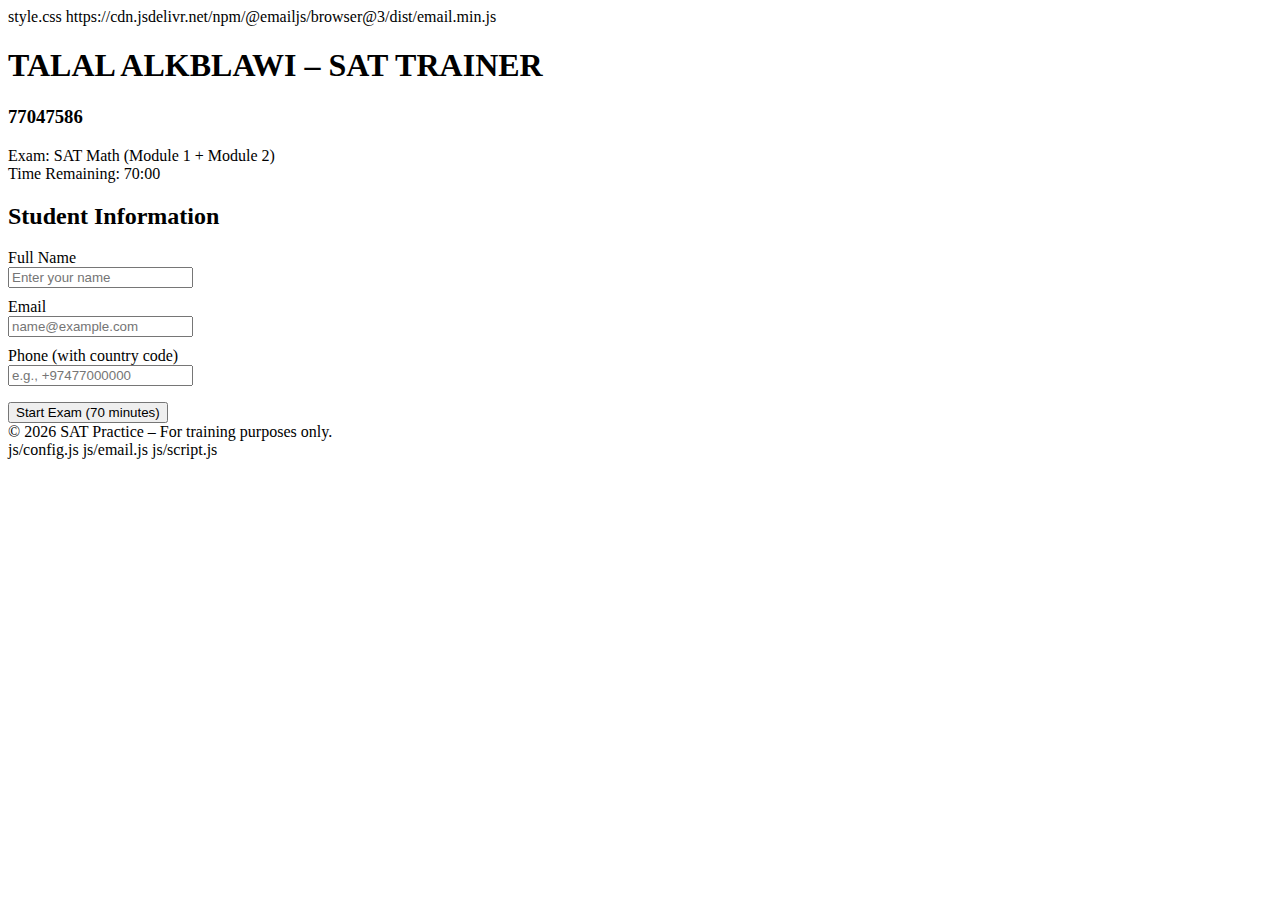
<file: index.html>
<!doctype html>
<html lang="en">
<head>
  <meta charset="utf-8">
  <meta name="viewport" content="width=device-width, initial-scale=1">
  <title>SAT Math – Practice Test</title>

  <!-- CSS -->
  style.css

  <!-- EmailJS -->
  https://cdn.jsdelivr.net/npm/@emailjs/browser@3/dist/email.min.js
</head>

<body>

  <header>
    <h1>TALAL ALKBLAWI – SAT TRAINER</h1>
    <h3>77047586</h3>
  </header>

  <div id="topbar">
    <div>Exam: SAT Math (Module 1 + Module 2)</div>
    <div>Time Remaining: <span id="timer">70:00</span></div>
  </div>

  <div id="app" class="container">

    <!-- START PAGE -->
    <section id="start">
      <h2>Student Information</h2>

      <div>
        <label class="small">Full Name</label><br>
        <input type="text" id="s_name" placeholder="Enter your name">
      </div>

      <div style="margin-top:10px;">
        <label class="small">Email</label><br>
        <input type="email" id="s_email" placeholder="name@example.com">
      </div>

      <div style="margin-top:10px;">
        <label class="small">Phone (with country code)</label><br>
        <input type="text" id="s_phone" placeholder="e.g., +97477000000">
      </div>

      <div style="margin-top:16px;">
        <button id="btnStart">Start Exam (70 minutes)</button>
      </div>
    </section>

    <!-- EXAM PAGE -->
    <section id="exam" style="display:none;">
      <div id="module"></div>
      <div id="nav"></div>
    </section>

    <footer>
      &copy; 2026 SAT Practice – For training purposes only.
    </footer>

  </div>

  <!-- JS Files -->
  js/config.js</script>
  js/email.js</script>
  js/script.js</script>

</body>
</html>
</file>
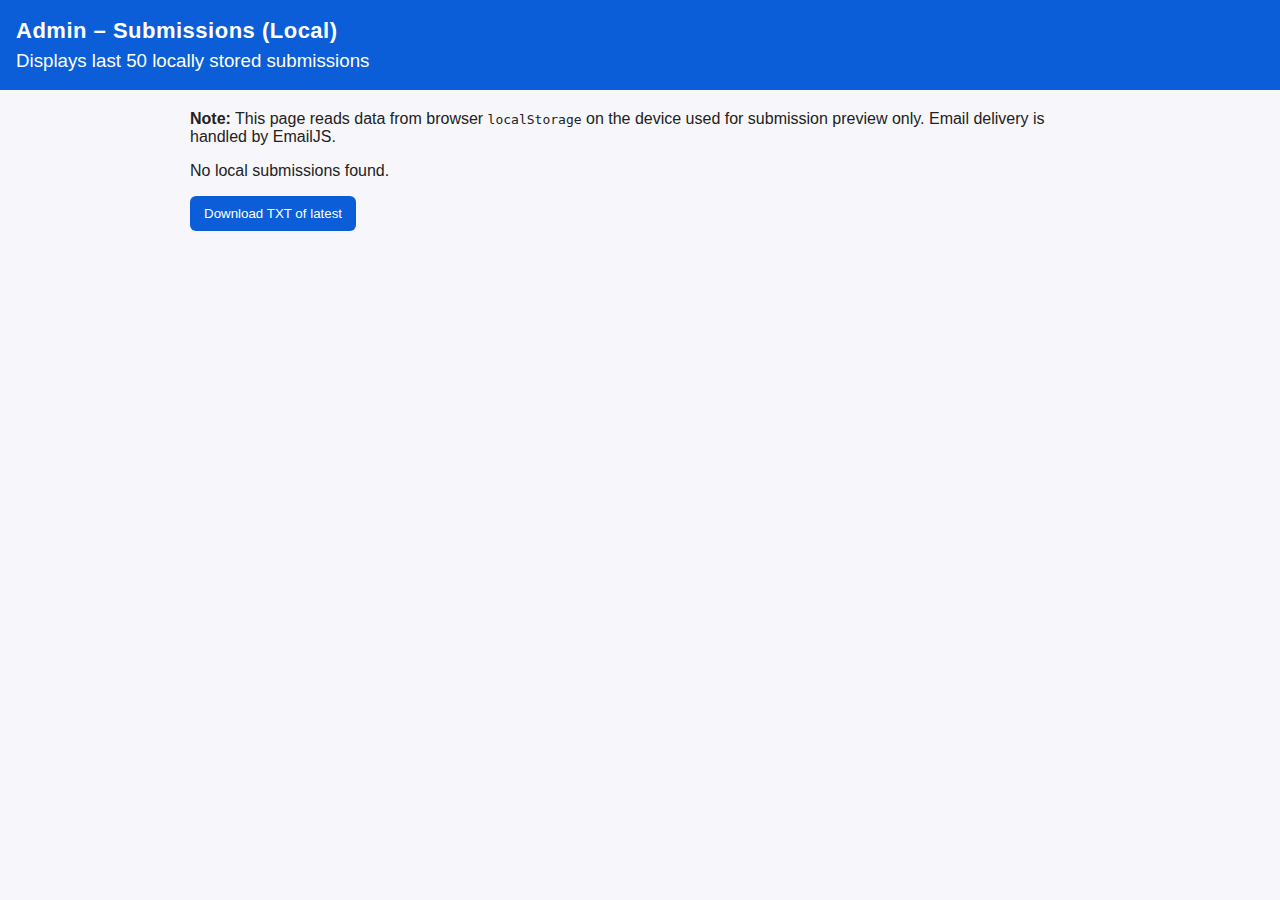
<file: admin.html>
<!doctype html>
<html lang="en">
<head>
  <meta charset="utf-8">
  <meta name="viewport" content="width=device-width, initial-scale=1">
  <title>Admin – Submissions</title>
  <link rel="stylesheet" href="style.css">
</head>
<body>
  <header>
    <h1>Admin – Submissions (Local)</h1>
    <h3>Displays last 50 locally stored submissions</h3>
  </header>
  <div class="container">
    <p><strong>Note:</strong> This page reads data from browser <code>localStorage</code> on the device used for submission preview only. Email delivery is handled by EmailJS.</p>
    <div id="list"></div>
    <button id="download">Download TXT of latest</button>
  </div>
  <script>
    function render(){
      const list = document.getElementById('list');
      const items = JSON.parse(localStorage.getItem('submissions')||'[]');
      if(items.length===0){ list.innerHTML='<p>No local submissions found.</p>'; return; }
      list.innerHTML = items.map((it,idx)=>{
        const p = it.payload;
        return `<div class="question"><div class="q-title">#${idx+1} – ${new Date(it.ts).toLocaleString()}</div>
        <div>Name: ${p.student.name} | Email: ${p.student.email} | Phone: ${p.student.phone}</div>
        <div>Score: ${p.correct}/${p.total} | Time Used: ${p.timeUsed} min</div></div>`
      }).join('');
    }
    document.getElementById('download').addEventListener('click',()=>{
      const items = JSON.parse(localStorage.getItem('submissions')||'[]');
      if(items.length===0) return;
      const latest = items[0].payload;
      const lines = [];
      lines.push(`Student: ${latest.student.name}`);
      lines.push(`Email: ${latest.student.email}`);
      lines.push(`Phone: ${latest.student.phone}`);
      lines.push(`Score: ${latest.correct}/${latest.total}`);
      lines.push(`Time Used: ${latest.timeUsed} min`);
      lines.push('');
      lines.push('Answers:');
      latest.answers.forEach(a=>lines.push(`${a.id}: ${a.answer}`));
      const blob = new Blob([lines.join('\n')], {type:'text/plain'});
      const a = document.createElement('a');
      a.href = URL.createObjectURL(blob);
      a.download = 'latest_submission.txt';
      a.click();
    });
    render();
  </script>
</body>
</html>
</file>
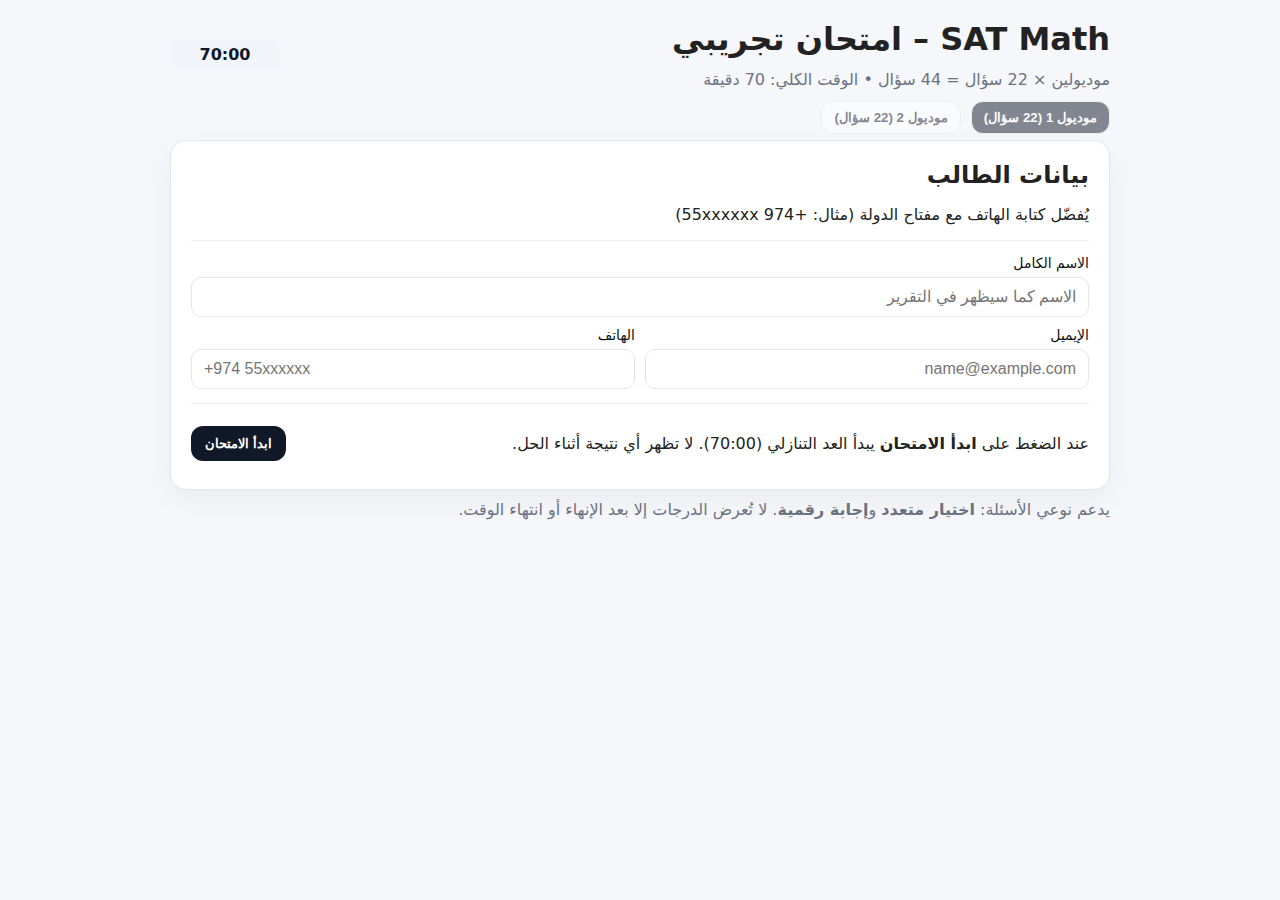
<file: index.html.html>
<!DOCTYPE html>
<html lang="ar" dir="rtl">
<head>
  <meta charset="UTF-8" />
  <meta name="viewport" content="width=device-width, initial-scale=1.0"/>
  <title>SAT Math – امتحان تجريبي (44 سؤال | 70 دقيقة)</title>
  <style>
    :root {
      --bg:#f6f7fb; --card:#fff; --muted:#6b7280; --border:#e5e7eb;
      --primary:#111827; --primary-weak:#e5e7eb;
      --acc:#3730a3; --acc-bg:#eef2ff;
      --good:#16a34a; --good-bg:#ecfdf5;
      --bad:#dc2626;  --bad-bg:#fef2f2;
    }
    * { box-sizing: border-box; }
    body { font-family: system-ui, "Segoe UI", Tahoma, Arial; background:var(--bg); margin:0; color:#222; }
    .container { max-width: 980px; margin: 0 auto; padding: 20px; }
    .card { background:var(--card); border:1px solid var(--border); border-radius:16px; box-shadow:0 10px 30px rgba(0,0,0,0.05); padding: 20px; }
    h1,h2,h3 { margin: 0 0 12px; }
    .muted { color: var(--muted); }
    .divider { height:1px; background:#eee; margin:14px 0; }
    .header { display:flex; gap: 16px; align-items:center; justify-content:space-between; margin-bottom: 12px; }
    .timer { font-weight:800; color:#0f172a; background:#f1f5f9; padding:6px 10px; border-radius:10px; min-width: 110px; text-align:center; }

    .form-grid { display:grid; gap:10px; grid-template-columns: 1fr 1fr; }
    .form-grid .full { grid-column: 1 / -1; }
    label { font-size: 14px; color:#111; display:block; margin-bottom:6px; }
    input[type="text"], input[type="email"], input[type="tel"] {
      width:100%; padding:10px 12px; border:1px solid var(--border); border-radius:10px; font-size:16px; background:#fff;
    }

    .modules { display:flex; gap:10px; flex-wrap: wrap; margin: 10px 0 6px; }
    .mod-btn { border:1px solid var(--border); background:#fff; color:#111827; padding:8px 12px; border-radius:12px; cursor:pointer; font-weight:600; }
    .mod-btn.active { background:#111827; color:#fff; }
    .mod-btn:disabled { opacity: .5; cursor:not-allowed; }

    .q-box { border:1px solid var(--border); border-radius:12px; padding:16px; background:#fafafa; }
    .q-head { display:flex; gap:10px; align-items:center; justify-content:space-between; }
    .q-type { background:#e0f2fe; color:#075985; padding:4px 10px; border-radius:999px; font-size:12px; }
    .q-text { font-size:18px; margin-top:8px; }
    .choices { display:grid; gap:10px; margin-top:12px; }
    .choice { display:flex; align-items:center; gap:8px; padding:10px 12px; border:1px solid var(--border); border-radius:12px; cursor:pointer; background:#fff; transition: .2s; }
    .choice:hover { border-color:#c7d2fe; background:#f8fafc; }
    .choice input { transform: scale(1.2); }

    .num-input { margin-top:12px; display:flex; gap:10px; align-items:center; flex-wrap:wrap; }
    .num-input input {
      width: 260px; padding:10px 12px; border:1px solid var(--border); border-radius:10px; font-size:16px;
    }
    .note { font-size:12px; color:var(--muted); }

    .controls { display:flex; gap:10px; justify-content:space-between; align-items:center; margin-top:16px; flex-wrap: wrap; }
    button { border:none; border-radius:12px; padding:10px 14px; cursor:pointer; font-weight:700; }
    .btn { background:var(--primary); color:#fff; }
    .btn.secondary { background:var(--primary-weak); color:var(--primary); }
    .btn:disabled { opacity:.5; cursor:not-allowed; }
    .progress { font-size:14px; color:#374151; }

    .result { margin-top:18px; border-top:1px dashed var(--border); padding-top:16px; }
    .tag { display:inline-block; padding:4px 8px; border-radius:999px; background:var(--acc-bg); color:var(--acc); font-size:12px; margin-left:6px; }

    .correct { border-color: var(--good) !important; background: var(--good-bg) !important; }
    .wrong   { border-color: var(--bad) !important;  background: var(--bad-bg) !important; }
    .legend { display:flex; gap:10px; font-weight:700; }
    .good { color: var(--good); } .bad { color: var(--bad); }

    .start .hint { color:var(--muted); }

    .flex-between { display:flex; align-items:center; justify-content:space-between; gap:10px; }
  </style>
</head>
<body>
  <div class="container">
    <div class="header">
      <div>
        <h1>SAT Math – امتحان تجريبي</h1>
        <div class="muted">موديولين × 22 سؤال = 44 سؤال • الوقت الكلي: 70 دقيقة</div>
      </div>
      <div class="timer" id="timer">70:00</div>
    </div>

    <div class="modules" id="modulesBar"></div>

    <div id="examCard" class="card">
      <!-- شاشة البدء: نموذج بيانات الطالب -->
      <div id="startScreen">
        <h2>بيانات الطالب</h2>
        <p class="hint">يُفضّل كتابة الهاتف مع مفتاح الدولة (مثال: +974 55xxxxxx)</p>
        <div class="divider"></div>
        <div class="form-grid">
          <div class="full">
            <label for="studentName">الاسم الكامل</label>
            <input id="studentName" type="text" placeholder="الاسم كما سيظهر في التقرير" />
          </div>
          <div>
            <label for="studentEmail">الإيميل</label>
            <input id="studentEmail" type="email" placeholder="name@example.com" />
          </div>
          <div>
            <label for="studentPhone">الهاتف</label>
            <input id="studentPhone" type="tel" placeholder="+974 55xxxxxx" />
          </div>
        </div>
        <div class="divider"></div>
        <div class="flex-between">
          <p class="hint">عند الضغط على <b>ابدأ الامتحان</b> يبدأ العد التنازلي (70:00). لا تظهر أي نتيجة أثناء الحل.</p>
          <button id="startBtn" class="btn">ابدأ الامتحان</button>
        </div>
      </div>

      <!-- محتوى الامتحان -->
      <div id="examContent" style="display:none;">
        <div id="questionBox" class="q-box"></div>

        <div class="controls">
          <div>
            <button id="prevBtn" class="btn secondary">السابق</button>
            <button id="nextBtn" class="btn secondary">التالي</button>
          </div>
          <div class="progress" id="progressText">موديول 1 • السؤال 1 من 22 (إجمالي 1 من 44)</div>
          <button id="submitBtn" class="btn">إنهاء الامتحان</button>
        </div>

        <div id="result" class="result" style="display:none;"></div>
      </div>
    </div>

    <p class="muted" style="margin-top:10px;">
      يدعم نوعي الأسئلة: <b>اختيار متعدد</b> و<b>إجابة رقمية</b>. لا تُعرض الدرجات إلا بعد الإنهاء أو انتهاء الوقت.
    </p>
  </div>

  <script>
    // =========================
    // 0) إعدادات عامة
    // =========================
    const EXAM_MINUTES = 70; // الوقت الكلي للموديولين
    const TOTAL_SECONDS = EXAM_MINUTES * 60;

    // =========================
    // أدوات مساعدة
    // =========================
    function fmtTime(seconds) {
      const m = Math.floor(seconds / 60);
      const s = seconds % 60;
      return `${String(m).padStart(2,'0')}:${String(s).padStart(2,'0')}`;
    }
    function parseNumber(value) {
      if (value === null || value === undefined) return null;
      const v = String(value).replace(/,/g, ".").trim();
      if (v === "") return null;
      const n = Number(v);
      return Number.isFinite(n) ? n : null;
    }
    function approximatelyEqual(a, b, tol = 0) { return Math.abs(a - b) <= tol; }
    function escapeCSV(val) {
      const s = String(val ?? "");
      if (/[",\n]/.test(s)) return '"' + s.replace(/"/g, '""') + '"';
      return s;
    }
    function nowISO() { return new Date().toISOString(); }

    // =========================
    // 1) بنك الأسئلة (44 سؤال: 22 لكل موديول)
    // التوزيع لكل موديول: 8 جبر، 6 دوال، 4 هندسة، 4 إحصاء
    // =========================
    const module1Questions = [
      // جبر (8)
      { domain:"جبر", type:"numeric", text:"حل المعادلة 3x + 5 = 20. أوجد قيمة x.", correctValue:5, numericOptions:{tolerance:0,decimals:null} },
      { domain:"جبر", type:"numeric", text:"حل المعادلة 2x − 7 = 9. أوجد x.", correctValue:8, numericOptions:{tolerance:0,decimals:null} },
      { domain:"جبر", type:"numeric", text:"حل المعادلة x/3 + 4 = 9. أوجد x.", correctValue:15, numericOptions:{tolerance:0,decimals:null} },
      { domain:"جبر", type:"mcq", text:"بسّط 2(x + 3) − x.", choices:["x + 6","x + 3","3x + 6","x − 6"], answerIndex:0 },
      { domain:"جبر", type:"numeric", text:"أوجد الجذر الموجب للمعادلة x² − 9 = 0.", correctValue:3, numericOptions:{tolerance:0,decimals:null} },
      { domain:"جبر", type:"numeric", text:"إذا كان 4 أقلام تكلف 6 ريالات، فما ثمن القلم الواحد؟", correctValue:1.5, numericOptions:{tolerance:0,decimals:2} },
      { domain:"جبر", type:"mcq", text:"حل النظام: x + y = 7، و x − y = 1. ما الزوج المرتّب (x, y)؟", choices:["(3,4)","(4,3)","(2,5)","(5,2)"], answerIndex:1 },
      { domain:"جبر", type:"numeric", text:"زادت قيمة 80 بنسبة 25٪. ما القيمة الجديدة؟", correctValue:100, numericOptions:{tolerance:0,decimals:null} },

      // دوال (6)
      { domain:"دوال", type:"numeric", text:"إذا كانت f(x)=2x+1، فأوجد f(4).", correctValue:9, numericOptions:{tolerance:0,decimals:null} },
      { domain:"دوال", type:"mcq", text:"ما ميل المستقيم y = −3x + 5؟", choices:["−3","3","5","−5"], answerIndex:0 },
      { domain:"دوال", type:"numeric", text:"إذا كانت g(x)=x² − 4x، فأوجد g(6).", correctValue:12, numericOptions:{tolerance:0,decimals:null} },
      { domain:"دوال", type:"mcq", text:"أصفار الدالة f(x)=(x − 2)(x + 5) هي:", choices:["{−2, 5}","{2, −5}","{2, 5}","{−2, −5}"], answerIndex:1 },
      { domain:"دوال", type:"numeric", text:"للدالة f(x)=3x − 2، جد x عندما f(x)=10.", correctValue:4, numericOptions:{tolerance:0,decimals:null} },
      { domain:"دوال", type:"mcq", text:"إذا كانت h(x)=x²، فما قيمة h(−3)؟", choices:["9","−9","6","0"], answerIndex:0 },

      // هندسة (4)
      { domain:"هندسة", type:"numeric", text:"مستطيل طوله 8 وعرضه 5. ما مساحته؟", correctValue:40, numericOptions:{tolerance:0,decimals:null} },
      { domain:"هندسة", type:"numeric", text:"دائرة نصف قطرها 7. احسب المحيط (بالقيمة التقريبية).", correctValue:43.98, numericOptions:{tolerance:0.2,decimals:2} },
      { domain:"هندسة", type:"mcq", text:"مجموع قياسات الزوايا الداخلية لأي مثلث يساوي:", choices:["90°","180°","270°","360°"], answerIndex:1 },
      { domain:"هندسة", type:"numeric", text:"مثلث قائم ساقاه 6 و8. ما طول الوتر؟", correctValue:10, numericOptions:{tolerance:0,decimals:null} },

      // إحصاء (4)
      { domain:"إحصاء", type:"numeric", text:"أوجد المتوسط للأعداد: 6، 8، 10، 6.", correctValue:7.5, numericOptions:{tolerance:0,decimals:1} },
      { domain:"إحصاء", type:"mcq", text:"ما الوسيط للقيم: 3، 9، 1، 7؟", choices:["3","5","6","7"], answerIndex:1 },
      { domain:"إحصاء", type:"numeric", text:"ما المنوال للقيم: 4، 2، 4، 5، 2، 4؟", correctValue:4, numericOptions:{tolerance:0,decimals:null} },
      { domain:"إحصاء", type:"mcq", text:"ما احتمال الحصول على عدد زوجي عند رمي نرد منتظم مرة واحدة؟", choices:["1/6","1/3","1/2","2/3"], answerIndex:2 },
    ];

    const module2Questions = [
      // جبر (8)
      { domain:"جبر", type:"numeric", text:"حل 5(x − 2) = 15. جد x.", correctValue:5, numericOptions:{tolerance:0,decimals:null} },
      { domain:"جبر", type:"mcq", text:"أكبر جذر للمعادلة x² − 5x − 14 = 0 هو:", choices:["−2","7","5","14"], answerIndex:1 },
      { domain:"جبر", type:"numeric", text:"حل |x − 3| = 5. أعطِ الحل الأكبر.", correctValue:8, numericOptions:{tolerance:0,decimals:null} },
      { domain:"جبر", type:"mcq", text:"بسّط: x² · x³ =", choices:["x⁵","x⁶","x³","2x⁵"], answerIndex:0 },
      { domain:"جبر", type:"numeric", text:"إذا كان 4 ÷ x = 0.5، فأوجد x.", correctValue:8, numericOptions:{tolerance:0,decimals:null} },
      { domain:"جبر", type:"mcq", text:"حل النظام 3x + 2y = 12 و x − y = 1. قيمة x تساوي:", choices:["2","2.8","3","4"], answerIndex:1 },
      { domain:"جبر", type:"numeric", text:"P = 200(1.05)^t. احسب P عندما t = 2.", correctValue:220.5, numericOptions:{tolerance:0.1,decimals:1} },
      { domain:"جبر", type:"mcq", text:"حل المتباينة 2x + 3 > 9 هو:", choices:["x > 3","x > 6","x < 3","x ≥ 3"], answerIndex:0 },

      // دوال (6)
      { domain:"دوال", type:"mcq", text:"إذا كانت f(x)=(x−1)² + 4، فرأس القطع المكافئ هو:", choices:["(1,4)","(−1,4)","(1,−4)","(0,4)"], answerIndex:0 },
      { domain:"دوال", type:"mcq", text:"إذا f(x)=2x+1 و g(x)=x−3، فما قيمة f(g(5))؟", choices:["3","5","7","9"], answerIndex:1 },
      { domain:"دوال", type:"numeric", text:"ميل المستقيم المار بالنقطتين (2,3) و(5,15) يساوي:", correctValue:4, numericOptions:{tolerance:0,decimals:null} },
      { domain:"دوال", type:"mcq", text:"معادلة المستقيم الذي ميله 3 ويقطع المحور y عند −2 هي:", choices:["y=3x−2","y=3x+2","y=−3x−2","y=−3x+2"], answerIndex:0 },
      { domain:"دوال", type:"numeric", text:"إذا h(x)=1/x، فأوجد h(−0.5).", correctValue:-2, numericOptions:{tolerance:0,decimals:null} },
      { domain:"دوال", type:"mcq", text:"أي الدوال التالية تزداد عندما تزداد x (لجميع x)؟", choices:["y=−x²","y=2^x","y=−|x|","y=−3x"], answerIndex:1 },

      // هندسة (4)
      { domain:"هندسة", type:"numeric", text:"دائرة نصف قطرها 5. احسب المساحة.", correctValue:78.54, numericOptions:{tolerance:0.2,decimals:2} },
      { domain:"هندسة", type:"mcq", text:"ميل المستقيم العمودي على y = (1/2)x + 3 هو:", choices:["−2","2","1/2","−1/2"], answerIndex:0 },
      { domain:"هندسة", type:"numeric", text:"مستطيل أبعاده 9 و12. ما طول القطر؟", correctValue:15, numericOptions:{tolerance:0,decimals:null} },
      { domain:"هندسة", type:"mcq", text:"مجموع قياسات الزوايا الداخلية لأي رباعي يساوي:", choices:["180°","270°","360°","540°"], answerIndex:2 },

      // إحصاء (4)
      { domain:"إحصاء", type:"numeric", text:"ما الوسيط للقيم: 5، 2، 7، 9، 1؟", correctValue:5, numericOptions:{tolerance:0,decimals:null} },
      { domain:"إحصاء", type:"mcq", text:"المدى للقيم: 12، 4، 9، 15 يساوي:", choices:["9","11","12","15"], answerIndex:1 },
      { domain:"إحصاء", type:"numeric", text:"كيس يحوي 3 حمراء، 2 زرقاء، 5 خضراء. احتمال سحب كرة حمراء =", correctValue:0.3, numericOptions:{tolerance:0.01,decimals:2} },
      { domain:"إحصاء", type:"mcq", text:"متوسط أربع قيم يساوي 8. ما مجموع هذه القيم؟", choices:["8","16","24","32"], answerIndex:3 },
    ];

    const exam = {
      modules: [
        { name: "موديول 1", questions: module1Questions },
        { name: "موديول 2", questions: module2Questions },
      ],
      totalDurationMinutes: EXAM_MINUTES
    };

    // =========================
    // 2) الحالة العامة
    // =========================
    let started = false;
    let reviewMode = false;
    let currentModule = 0;
    let currentQuestion = 0;
    let remainingSeconds = TOTAL_SECONDS;
    let timerId = null;

    const totalQuestions = exam.modules.reduce((sum, m) => sum + m.questions.length, 0);

    // إجابات الطالب + أزمنة كل سؤال
    const userAnswers = exam.modules.map(m => m.questions.map(q => null));
    const timeSpent = exam.modules.map(m => m.questions.map(q => 0)); // بالثواني
    let lastEnterTimestamp = null;

    // بيانات الطالب + أوقات
    const student = { name:"", email:"", phone:"" };
    let startedAtISO = null;
    let endedAtISO = null;

    // =========================
    // 3) عناصر DOM
    // =========================
    const timerEl = document.getElementById("timer");
    const startScreen = document.getElementById("startScreen");
    const startBtn = document.getElementById("startBtn");
    const examContent = document.getElementById("examContent");
    const questionBox = document.getElementById("questionBox");
    const modulesBar = document.getElementById("modulesBar");
    const prevBtn = document.getElementById("prevBtn");
    const nextBtn = document.getElementById("nextBtn");
    const submitBtn = document.getElementById("submitBtn");
    const progressText = document.getElementById("progressText");
    const resultEl = document.getElementById("result");

    const nameInput = document.getElementById("studentName");
    const emailInput = document.getElementById("studentEmail");
    const phoneInput = document.getElementById("studentPhone");

    // =========================
    // 4) عرض شريط الموديولات
    // =========================
    function renderModulesBar() {
      modulesBar.innerHTML = "";
      exam.modules.forEach((mod, idx) => {
        const btn = document.createElement("button");
        btn.className = "mod-btn" + (idx === currentModule ? " active" : "");
        btn.textContent = `${mod.name} (${mod.questions.length} سؤال)`;
        btn.disabled = !started;
        btn.addEventListener("click", () => {
          if (!reviewMode) {
            navigateTo(idx, Math.min(currentQuestion, exam.modules[idx].questions.length - 1));
          } else {
            currentModule = idx;
            currentQuestion = Math.min(currentQuestion, exam.modules[idx].questions.length - 1);
            renderQuestion();
          }
        });
        modulesBar.appendChild(btn);
      });
    }

    // =========================
    // 5) تنقّل مع حساب زمن السؤال
    // =========================
    function updateTimeSpent() {
      if (!started || reviewMode || lastEnterTimestamp === null) return;
      const now = Date.now();
      const delta = Math.max(0, Math.round((now - lastEnterTimestamp) / 1000));
      timeSpent[currentModule][currentQuestion] += delta;
      lastEnterTimestamp = now;
    }

    function navigateTo(modIdx, qIdx) {
      updateTimeSpent();
      currentModule = modIdx;
      currentQuestion = qIdx;
      renderQuestion();
    }

    // =========================
    // 6) عرض سؤال
    // =========================
    function globalIndex(modIdx, qIdx) {
      let idx = 0;
      for (let i = 0; i < modIdx; i++) idx += exam.modules[i].questions.length;
      return idx + qIdx + 1; // 1-based
    }

    function renderQuestion() {
      renderModulesBar();

      const mod = exam.modules[currentModule];
      const q = mod.questions[currentQuestion];

      if (!q) {
        questionBox.innerHTML = `
          <div class="q-box">
            <h3>تنبيه</h3>
            <div class="divider"></div>
            <p class="muted">يجب أن يحتوي كل موديول على 22 سؤالًا.</p>
          </div>`;
        prevBtn.disabled = true; nextBtn.disabled = true;
        return;
      }

      let html = `
        <div class="q-head">
          <h2>${mod.name} – السؤال ${currentQuestion + 1} <span class="muted">• المجال: ${q.domain}</span></h2>
          <span class="q-type">${q.type === "mcq" ? "اختيار متعدد" : "إجابة رقمية"}</span>
        </div>
        <div class="divider"></div>
        <div class="q-text">${q.text}</div>
      `;

      if (q.type === "mcq") {
        html += `<div class="choices" id="choices"></div>`;
      } else {
        const val = userAnswers[currentModule][currentQuestion];
        html += `
          <div class="num-input">
            <input id="numInput" type="text" inputmode="decimal" placeholder="اكتب رقمًا..." value="${val ?? ""}" ${reviewMode ? "disabled": ""}/>
            <span class="note">يمكن استخدام النقطة أو الفاصلة العشرية.</span>
          </div>
          <div id="answerKey" style="margin-top:8px; display:${reviewMode ? "block":"none"}"></div>
        `;
      }

      questionBox.innerHTML = html;

      // خيارات MCQ
      if (q.type === "mcq") {
        const box = document.getElementById("choices");
        q.choices.forEach((choiceText, i) => {
          const label = document.createElement("label");
          label.className = "choice";
          if (reviewMode) {
            if (i === q.answerIndex) label.classList.add("correct");
            if (userAnswers[currentModule][currentQuestion] === i && i !== q.answerIndex) label.classList.add("wrong");
          }
          label.innerHTML = `
            <input type="radio" name="q${currentModule}-${currentQuestion}" value="${i}" ${userAnswers[currentModule][currentQuestion] === i ? "checked" : ""} ${reviewMode ? "disabled": ""}/>
            <span>${choiceText}</span>
          `;
          label.addEventListener("change", (e) => {
            userAnswers[currentModule][currentQuestion] = Number(e.target.value);
          });
          box.appendChild(label);
        });
      }

      // إدخال رقمي
      if (q.type === "numeric" && !reviewMode) {
        const inp = document.getElementById("numInput");
        inp.addEventListener("input", (e) => {
          const n = parseNumber(e.target.value);
          userAnswers[currentModule][currentQuestion] = n; // قد تكون null
        });
      }

      // مفتاح الإجابة في وضع المراجعة للأسئلة الرقمية
      if (q.type === "numeric" && reviewMode) {
        const ansKey = document.getElementById("answerKey");
        const userVal = userAnswers[currentModule][currentQuestion];
        const correctVal = Number(q.correctValue);
        const { tolerance = 0 } = (q.numericOptions || {});
        const correct = (userVal !== null) && approximatelyEqual(Number(userVal), correctVal, Number(tolerance));
        ansKey.innerHTML = `
          <div class="${correct ? 'correct' : 'wrong'}" style="padding:10px 12px; border:1px solid; border-radius:10px;">
            <div><b>الإجابة الصحيحة:</b> ${correctVal}</div>
            <div><b>إجابتك:</b> ${userVal === null ? "—" : userVal}</div>
            ${tolerance > 0 ? `<div class="note">يُقبل الفارق حتى ±${tolerance}</div>` : ""}
          </div>
        `;
      }

      // تقدم
      const overallIdx = globalIndex(currentModule, currentQuestion);
      progressText.textContent = `${mod.name} • السؤال ${currentQuestion + 1} من ${mod.questions.length} (إجمالي ${overallIdx} من ${totalQuestions})`;

      // أزرار
      const isFirstOverall = (currentModule === 0 && currentQuestion === 0);
      const isLastOverall = (currentModule === exam.modules.length - 1 && currentQuestion === mod.questions.length - 1);
      prevBtn.disabled = isFirstOverall;
      nextBtn.disabled = isLastOverall;

      // تعيين توقيت دخول السؤال (لتجميع زمن السؤال)
      lastEnterTimestamp = Date.now();
    }

    // =========================
    // 7) المؤقّت
    // =========================
    function startTimer() {
      timerEl.textContent = fmtTime(remainingSeconds);
      timerId = setInterval(() => {
        remainingSeconds--;
        timerEl.textContent = fmtTime(Math.max(0, remainingSeconds));
        if (remainingSeconds <= 0) {
          clearInterval(timerId);
          if (!reviewMode) {
            alert("انتهى الوقت! سيتم إنهاء الامتحان وعرض النتيجة.");
            finalizeAndShowResult();
          }
        }
      }, 1000);
    }

    // =========================
    // 8) التصحيح والنتيجة
    // =========================
    function grade() {
      let correct = 0, wrong = 0, unanswered = 0;
      const perModule = exam.modules.map(_ => ({ correct:0, wrong:0, unanswered:0, total:0 }));

      exam.modules.forEach((mod, mi) => {
        mod.questions.forEach((q, qi) => {
          perModule[mi].total++;
          const ans = userAnswers[mi][qi];
          if (q.type === "mcq") {
            if (ans === null) { unanswered++; perModule[mi].unanswered++; }
            else if (ans === q.answerIndex) { correct++; perModule[mi].correct++; }
            else { wrong++; perModule[mi].wrong++; }
          } else {
            if (ans === null) { unanswered++; perModule[mi].unanswered++; }
            else {
              const { tolerance = 0, decimals = null } = q.numericOptions || {};
              let userVal = Number(ans);
              let correctVal = Number(q.correctValue);
              if (decimals !== null && Number.isInteger(decimals)) {
                const factor = 10 ** decimals;
                userVal = Math.round(userVal * factor) / factor;
                correctVal = Math.round(correctVal * factor) / factor;
              }
              if (approximatelyEqual(userVal, correctVal, Number(tolerance))) {
                correct++; perModule[mi].correct++;
              } else {
                wrong++; perModule[mi].wrong++;
              }
            }
          }
        });
      });

      return { correct, wrong, unanswered, total: totalQuestions, perModule };
    }

    function finalizeAndShowResult() {
      // سجل الزمن الأخير لأولاً
      updateTimeSpent();

      reviewMode = true;
      submitBtn.disabled = true;
      endedAtISO = nowISO();

      const { correct, wrong, unanswered, total, perModule } = grade();
      const percent = Math.round((correct / total) * 100);

      let perModuleHtml = "";
      perModule.forEach((m, i) => {
        perModuleHtml += `
          <div>
            <b>${exam.modules[i].name}:</b>
            <span class="good">صحيح: ${m.correct}</span> ·
            <span class="bad">خطأ: ${m.wrong}</span> ·
            <span>غير مُجاب: ${m.unanswered}</span>
          </div>
        `;
      });

      const durationSec = TOTAL_SECONDS - remainingSeconds;

      resultEl.style.display = "block";
      resultEl.innerHTML = `
        <h2>النتيجة</h2>
        <div class="divider"></div>
        <p><b>الطالب:</b> ${student.name} · <b>الإيميل:</b> ${student.email} · <b>الهاتف:</b> ${student.phone}</p>
        <p><b>الوقت المستغرق:</b> ${fmtTime(durationSec)} من ${fmtTime(TOTAL_SECONDS)}</p>
        <div class="legend" style="margin-top:6px;">
          <span class="good">صحيح: ${correct}</span>
          <span class="bad">خطأ: ${wrong}</span>
          <span>غير مُجاب: ${unanswered}</span>
        </div>
        <p>الدرجة النهائية: <span class="tag">${percent}%</span> من ${total} سؤالًا</p>
        ${perModuleHtml}
        <div style="margin-top:12px;">
          <button id="downloadCsvBtn" class="btn secondary">تنزيل CSV</button>
        </div>
        <p class="muted" style="margin-top:8px;">تم تفعيل وضع المراجعة—سيظهر تمييز الأخضر للصحيح والأحمر للإجابات الخاطئة.</p>
      `;

      // إعادة رسم السؤال الحالي للمراجعة
      renderQuestion();

      // إيقاف المؤقت إن كان يعمل
      if (timerId) clearInterval(timerId);

      // ربط زر تنزيل CSV
      const btn = document.getElementById("downloadCsvBtn");
      btn.addEventListener("click", () => downloadCSV({ correct, wrong, unanswered, total, percent, durationSec }));
    }

    function downloadCSV(summary) {
      const headers = [
        "RecordType","StudentName","Email","Phone","StartTime","EndTime","DurationSeconds",
        "Module","QuestionNumber","Domain","Type","QuestionText","StudentAnswer","CorrectAnswer",
        "IsCorrect","TimeSpentSeconds","ScorePercent","CorrectTotal","WrongTotal","UnansweredTotal","TotalQuestions"
      ];

      const rows = [];
      // صف ملخّص
      rows.push([
        "SUMMARY", student.name, student.email, student.phone, startedAtISO, endedAtISO, summary.durationSec,
        "", "", "", "", "", "", "", "", "", summary.percent, summary.correct, summary.wrong, summary.unanswered, summary.total
      ]);

      // صفوف الأسئلة
      exam.modules.forEach((mod, mi) => {
        mod.questions.forEach((q, qi) => {
          const ans = userAnswers[mi][qi];
          let studentAnsStr = "";
          let correctAnsStr = "";
          let isCorrect = false;

          if (q.type === "mcq") {
            studentAnsStr = (ans === null) ? "" : String(q.choices[ans]);
            correctAnsStr = String(q.choices[q.answerIndex]);
            isCorrect = (ans !== null && ans === q.answerIndex);
          } else {
            const { tolerance = 0, decimals = null } = q.numericOptions || {};
            const userVal = (ans === null ? null : Number(ans));
            let correctVal = Number(q.correctValue);
            if (decimals !== null && Number.isInteger(decimals)) {
              const factor = 10 ** decimals;
              correctVal = Math.round(correctVal * factor) / factor;
            }
            studentAnsStr = (userVal === null ? "" : userVal);
            correctAnsStr = correctVal;
            isCorrect = (userVal !== null && approximatelyEqual(userVal, correctVal, Number(tolerance)));
          }

          rows.push([
            "QUESTION", student.name, student.email, student.phone, startedAtISO, endedAtISO, summary.durationSec,
            exam.modules[mi].name, (qi+1), q.domain, q.type, q.text.replace(/\n/g, " "),
            studentAnsStr, correctAnsStr, isCorrect ? "TRUE":"FALSE", timeSpent[mi][qi],
            "", "", "", "", ""
          ]);
        });
      });

      const csv = [headers.map(escapeCSV).join(","), ...rows.map(r => r.map(escapeCSV).join(","))].join("\n");
      const blob = new Blob([csv], { type: "text/csv;charset=utf-8;" });
      const a = document.createElement("a");
      const ts = new Date().toISOString().replace(/[-:T]/g,"").slice(0,14);
      const safeName = student.name.trim().replace(/\s+/g,"_").slice(0,30) || "Student";
      a.href = URL.createObjectURL(blob);
      a.download = `SAT_Math_Result_${safeName}_${ts}.csv`;
      document.body.appendChild(a);
      a.click();
      document.body.removeChild(a);
    }

    // =========================
    // 9) الأحداث
    // =========================
    startBtn.addEventListener("click", () => {
      const name = nameInput.value.trim();
      const email = emailInput.value.trim();
      const phone = phoneInput.value.trim();

      // تحقق بسيط
      const emailOk = /^[^\s@]+@[^\s@]+\.[^\s@]+$/.test(email);
      const digitsCount = (phone.replace(/\D/g,"").length);
      if (!name || name.length < 2) { alert("يرجى إدخال الاسم الكامل."); return; }
      if (!emailOk) { alert("يرجى إدخال بريد إلكتروني صالح."); return; }
      if (digitsCount < 7) { alert("يرجى إدخال رقم هاتف صالح (ويُفضّل مع مفتاح الدولة)."); return; }

      student.name = name; student.email = email; student.phone = phone;

      started = true;
      reviewMode = false;
      remainingSeconds = TOTAL_SECONDS;
      startedAtISO = nowISO();
      startScreen.style.display = "none";
      examContent.style.display = "block";
      renderQuestion();
      startTimer();
    });

    prevBtn.addEventListener("click", () => {
      const mod = exam.modules[currentModule];
      if (currentQuestion > 0) {
        navigateTo(currentModule, currentQuestion - 1);
      } else if (currentModule > 0) {
        const prevMod = currentModule - 1;
        navigateTo(prevMod, exam.modules[prevMod].questions.length - 1);
      }
    });

    nextBtn.addEventListener("click", () => {
      const mod = exam.modules[currentModule];
      if (currentQuestion < mod.questions.length - 1) {
        navigateTo(currentModule, currentQuestion + 1);
      } else if (currentModule < exam.modules.length - 1) {
        navigateTo(currentModule + 1, 0);
      }
    });

    submitBtn.addEventListener("click", () => {
      if (reviewMode) return;
      const ok = confirm("هل تريد إنهاء الامتحان وعرض النتيجة الآن؟ لن تتمكن من تعديل الإجابات بعد ذلك.");
      if (!ok) return;
      finalizeAndShowResult();
    });

    // تهيئة
    renderModulesBar();
    timerEl.textContent = fmtTime(remainingSeconds);
  </script>
</body>
</html>
</file>
<file: style.css>
body{font-family: Arial, Helvetica, sans-serif; margin:0; background:#f7f7fb; color:#222}
header{background:#0b5ed7;color:#fff;padding:18px 16px}
header h1{margin:0;font-size:22px;letter-spacing:.5px}
header h3{margin:6px 0 0 0;font-weight:400}
#topbar{display:flex;gap:12px;align-items:center;justify-content:space-between;background:#e9f0ff;padding:10px 16px;border-bottom:1px solid #cfd9ff}
#timer{font-weight:bold;color:#b00020}
.container{max-width:900px;margin:20px auto;padding:0 16px}
#exam{display:none}
.question{background:#fff;border:1px solid #e5e5ef;border-radius:8px;padding:12px;margin:10px 0}
.q-title{font-weight:600;margin-bottom:8px}
.opt{display:block;margin:6px 0;padding:6px;border-radius:6px}
.opt:hover{background:#f1f4ff}
#nav{margin:16px 0}
button{background:#0b5ed7;color:#fff;border:none;border-radius:6px;padding:10px 14px;cursor:pointer}
button:hover{opacity:.9}
.thanks{background:#fff;border:1px solid #e5e5ef;border-radius:10px;padding:24px;text-align:center;margin-top:40px}
footer{padding:30px 0;color:#666;text-align:center}
input[type=text], input[type=email]{padding:8px;border:1px solid #ccc;border-radius:6px;width:100%;max-width:360px}
label.small{font-size:12px;color:#444}
</file>
